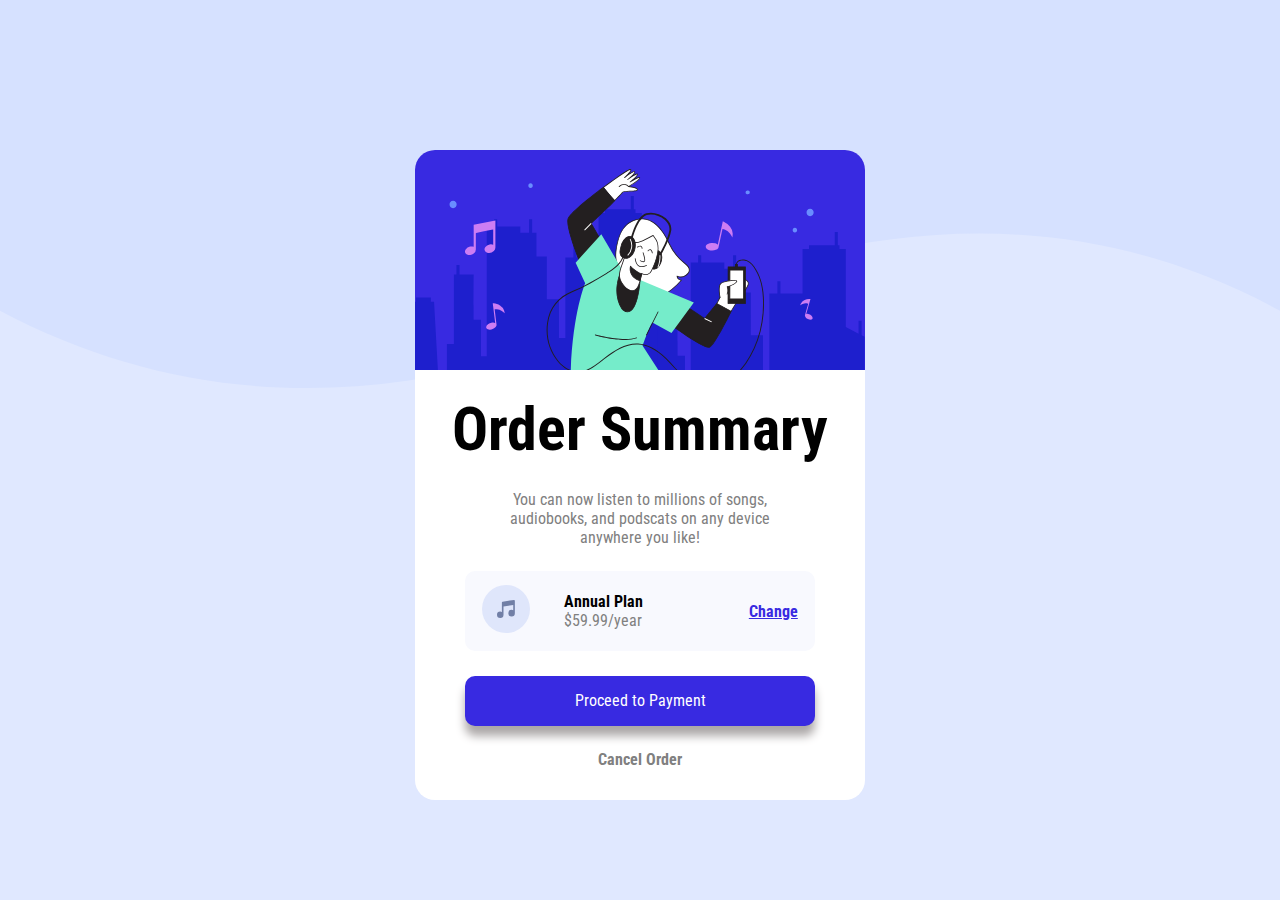
<file: OrderSummary/index.html>
<!DOCTYPE html>
<html lang="en">
<head>
    <meta charset="UTF-8">
    <link rel="preconnect" href="https://fonts.googleapis.com">
<link rel="preconnect" href="https://fonts.gstatic.com" crossorigin>
<link href="https://fonts.googleapis.com/css2?family=Roboto+Condensed:ital,wght@0,300;0,400;0,700;1,300;1,400;1,700&display=swap" rel="stylesheet">
    <meta http-equiv="X-UA-Compatible" content="IE=edge">
    <meta name="viewport" content="width=device-width, initial-scale=1.0">
    <link rel="stylesheet" href="css/styles.css">
    <title>Document</title>
</head>
<body>
    <main>
        <section class="card__container">
            <article class="card__container-hero"></article>
            <article class="card__container-hero-order"><h1>Order Summary</h1></article>
            <article class="card__container-text">You can now listen to millions of songs, audiobooks, and podscats on any device anywhere you like!</article>
            <article class="card__container-plan">
                <div><img src="./ContenidoRequerido/icon-music.svg" alt=""></div>
                <div class="card__container_anual">
                    <div class="card__container_anual-text">Annual Plan</div>
                    <div class="card__container_anual-price">$59.99/year</div>
                </div>
                <div><a  class="card__container-change" href="">Change</a></div>
            </article>
            <a href="" class="card__container--to_Pay">Proceed to Payment</a>
            <a href="" class="card__container--cancel">Cancel Order</a>
        </section>
    </main>
</body>
</html>
</file>
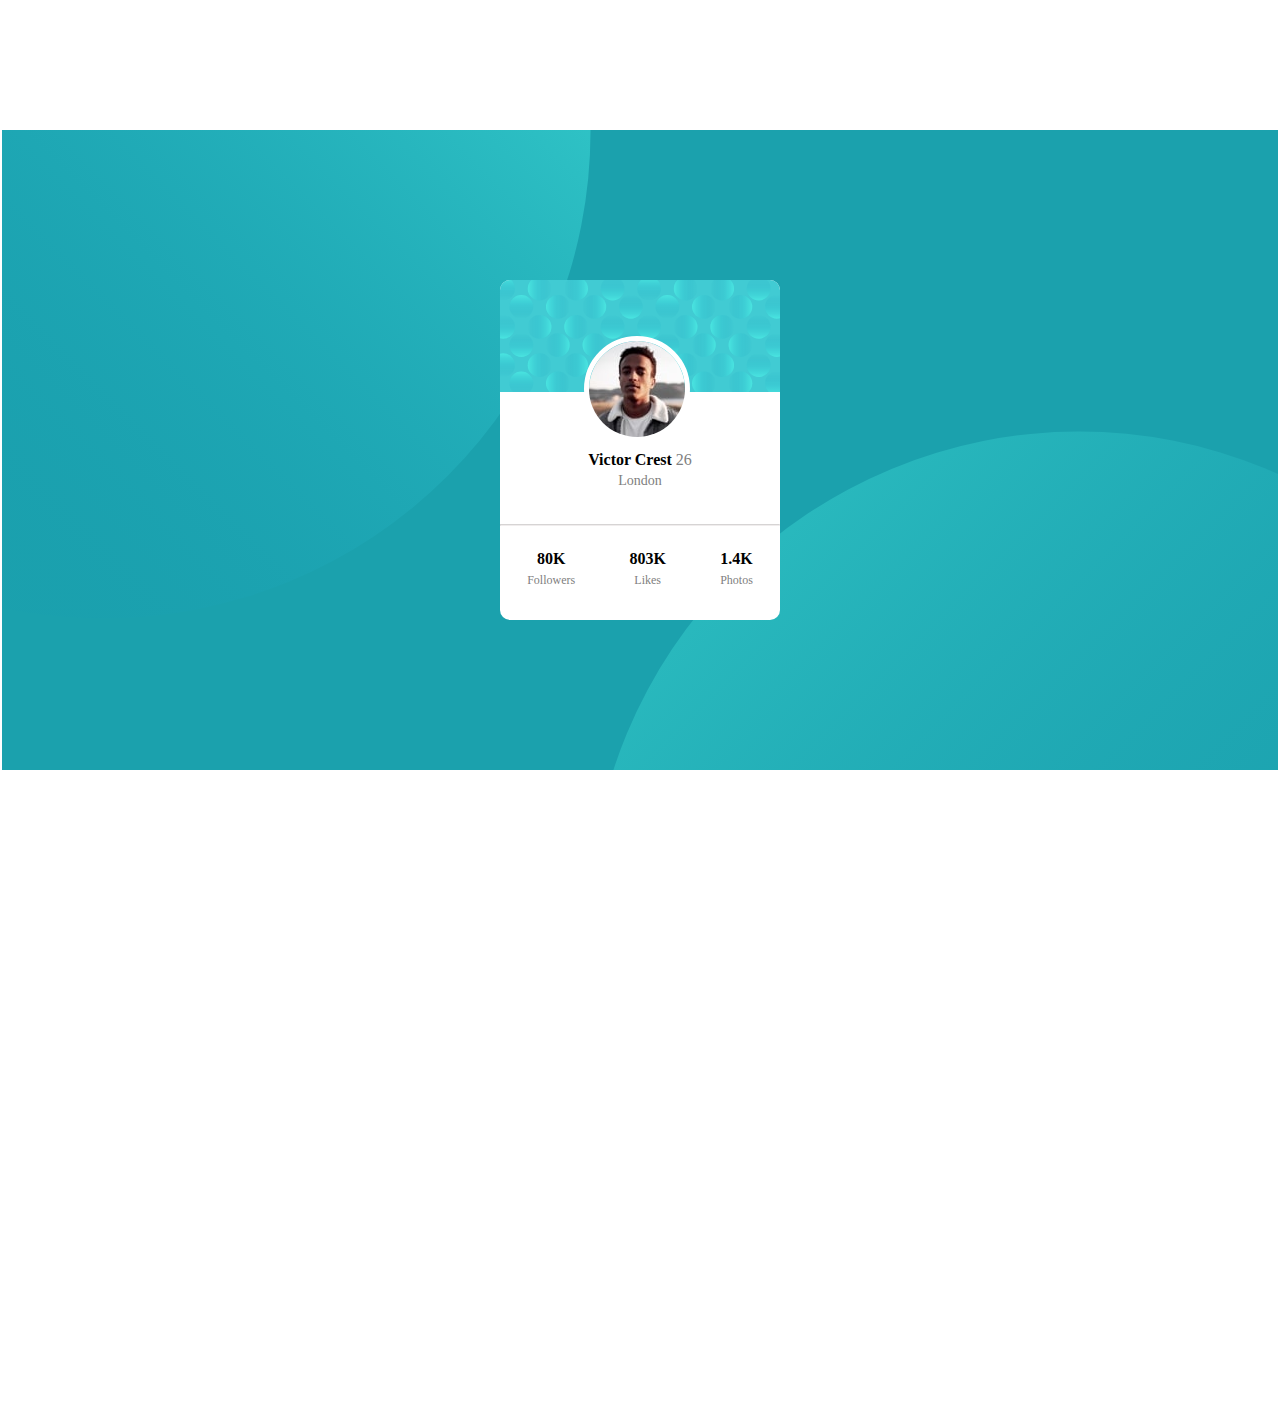
<file: profileCard/index.html>
<!DOCTYPE html>
<html lang="en">
<head>
    <meta charset="UTF-8">
    <meta http-equiv="X-UA-Compatible" content="IE=edge">
    <meta name="viewport" content="width=device-width, initial-scale=1.0">
    <link rel="stylesheet" href="./css/styles.css">
    <title>Document</title>
</head>
<body>
    <main class="container">
        <img class="img_patter img_patter_top" src="./img/bg-pattern-top.svg" alt=""><img class="img_patter img_patter_bottom" src="./img/bg-pattern-bottom.svg" alt="">
        <section class="card__container">
            <article class="card__container_bg_pattern"><img src="./img/bg-pattern-card.svg" alt=""></article>
            <article class="card__container_photo"><img src="./img/image-victor.jpg" alt=""></article>
            <article class="card__container-name"><span class="card__container-name--name">Victor Crest </span><span class="card__container-name--age">26</span></article>
            <article class="card__container-country">London</article>
            <hr class="card__container-barra">
            <article class="card__container--social">
                <div class="card__container--social_part">
                    <div class="card__container--social_part_number">80K</div>
                    <div class="card__container--social_part_text">Followers</div>
                </div>
                <div class="card__container--social_part" >
                    <div class="card__container--social_part_number">803K</div>
                    <div class="card__container--social_part_text">Likes</div>
                </div>
                <div class="card__container--social_part">
                    <div class="card__container--social_part_number">1.4K</div>
                    <div class="card__container--social_part_text">Photos</div>
                </div>
            </article>
        </section>
    </main>        
</body>
</html>
</file>
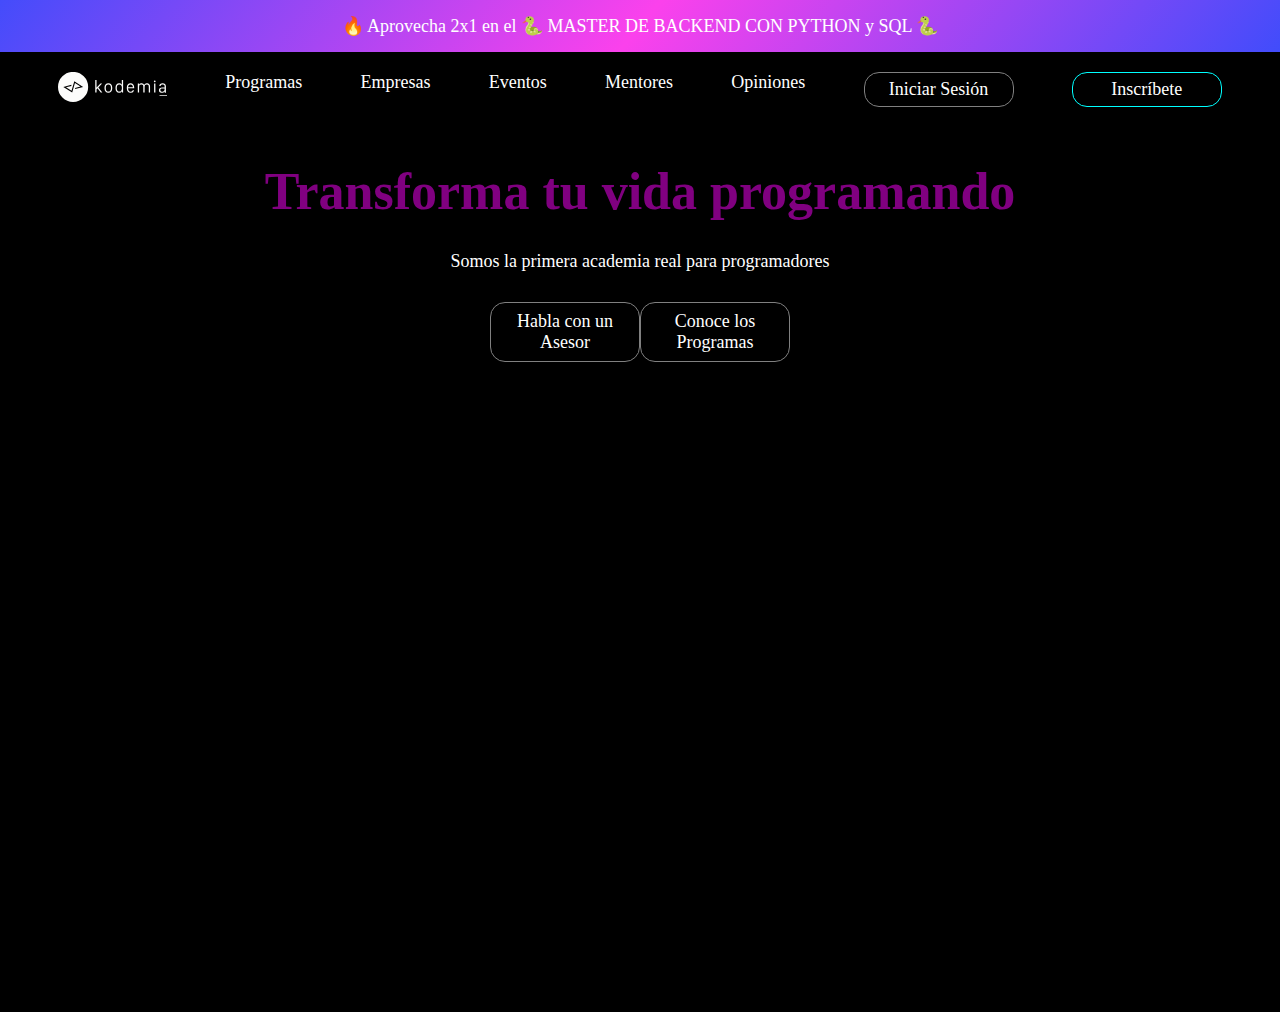
<file: repaso-sesion8/index.html>
<!DOCTYPE html>
<html lang="en">
<head>
    <meta charset="UTF-8">
    <meta http-equiv="X-UA-Compatible" content="IE=edge">
    <meta name="viewport" content="width=device-width, initial-scale=1.0">
    <link rel="stylesheet" href="./css/styles.css">
    <title>Codemia.mx</title>
</head>
<body>
    <div class="promo__container">🔥 Aprovecha 2x1 en el 🐍 MASTER DE BACKEND CON PYTHON y SQL 🐍</div>
    <header class="header__container">
        <nav class="nav__container">
            <ul class="menu__list">
                <img src="./media/kodemia-logo.svg" alt="" class="menu__logo">
                <li class="menu__item">Programas</li>
                <li class="menu__item">Empresas</li>
                <li class="menu__item">Eventos</li>
                <li class="menu__item">Mentores</li>
                <li class="menu__item">Opiniones</li>
                <li class="menu__item"><button class="menu__item-buttom">Iniciar Sesión</button></li>
                <li class="menu__item"><button class="menu__item-buttom menu__item-buttom--aqua">Inscríbete</button></li>
                <li class="menu__item menu__item-button-burger">H</li>
            </ul>
        </nav>
    </header>
    <main class="main__container">
        <section class="landing__container">
            <div class="landind__title">Transforma tu vida programando</div>
            <div class="landing__support-text">Somos la primera academia real para programadores</div>
            <div class="landing__buttons"><button class="landing__button-item">Habla con un Asesor</button><button class="landing__button-item">Conoce los Programas</button></div>
        </section>
    </main>
</body>
</html>
</file>
<file: OrderSummary/css/styles.css>
*{
    box-sizing: border-box;
    padding: 0;
    margin: 0;
    font-family: 'Roboto Condensed', sans-serif;

}
body{
    background-color: #E0E8FF;
    background-image: url("../ContenidoRequerido/pattern-background-desktop.svg");
    background-repeat: no-repeat;
    background-size:contain;
    display: flex;
    justify-content: center;
    justify-items: center;
}
.card__container{
    margin-top: 150px;
    background-color: #fff;
    width: 450px;
    border-radius: 20px;
    height: 650px;
    display: flex;
    flex-direction: column;
    justify-content: space-between;
    align-items: center;
}
.card__container .card__container-hero{
    background-image: url("../ContenidoRequerido/illustration-hero.svg");
    background-size: cover;
    background-color: red;
    height: 220px;
    width: 450px;
    border-radius: 20px 20px     0 0;
}
.card__container .card__container-hero-order{
    font-size: 30px;
    font-weight: bold;
}

.card__container .card__container-text{
    padding: 0 80px;
    text-align: center;
    color: gray;
}
.card__container .card__container-plan{
    border-radius: 10px;
    width: 350px;
    height: 80px;
    background-color: #F8F9FE;
    display: flex;
    flex-direction: row;
    flex-wrap: wrap;
    justify-content:space-around;
    align-items: center;

}
.card__container .card__container_anual{
    width: 150px;
    text-align: left;
}
.card__container .card__container_anual .card__container_anual-text{
    font-weight: bold;
}
.card__container .card__container_anual .card__container_anual-price{
    color: gray;
}



.card__container .card__container-plan .card__container-change{
    font-weight: bold;
    color: #382AE1;
}
.card__container .card__container-plan .card__container-change:hover{
    color: #766CF1;
    text-decoration: none;
}



.card__container .card__container--to_Pay{
    width: 350px;
    height: 50px;
    border-radius: 10px;
    background-color:#382AE1 ;
    color: white;
    display: flex;
    justify-content: center;
    align-items: center;
    box-shadow: 0 10px 10px rgb(172, 168, 168);
    text-decoration: none;
}
.card__container .card__container--to_Pay:hover{
    background-color: #766CF1;
}

.card__container .card__container--cancel{
    text-decoration: none;
    color: gray;
    height: 50px;
    font-weight: bold;
}
.card__container .card__container--cancel:hover{
    text-decoration: none;
    color: #000;
    height: 50px;
}
</file>
<file: profileCard/css/styles.css>
*{
    box-sizing: border-box;
    padding: 0;
    margin: 0;
}
body{
    
    width: 100vw;
    height: 100vh;
    display: flex;
    justify-content: center;
    align-items: center;
    overflow: hidden;
}
.container{
    position: relative;
    width: 1276px;
    height: 640px;
    background-color: #1BA1AD;
    display: flex;
    justify-content: center;
    align-items: center;
}
.img_patter{
    position: absolute;

}
/*978*978*/
.img_patter_top{
    left: -389px;
    top: -489px;
    clip-path: inset(489px 0px 0px 389px );
    
}
.img_patter_bottom{
    right: -289px;
    bottom: -639px;
    clip-path: inset(0px 289px 639px 0px );
}
.card__container{
    z-index: 10;
    width: 280px;
    height: 340px;
    background-color: #FFF;
    border-radius: 10px;
    display: flex;
    flex-direction: column;
    align-items: center;
    justify-content: space-between;
    position: relative;
    
}
.card__container .card__container_bg_pattern img
{
    width: 280px;
    border-radius: 10px 10px 0 0; 
}
.card__container .card__container_photo{
    position: absolute;
    top: 56px;   
    left: 30%;

}
.card__container .card__container_photo img{
    border-radius: 50%;
    border: 5px solid #fff; 
    

}
.card__container .card__container-name{
    padding-top: 10px;
}

.card__container .card__container-name .card__container-name--name{
    font-weight: bold;
}
.card__container .card__container-name .card__container-name--age{
    color: gray;
}

.card__container .card__container-country {
    font-size: 14px;
    color: gray;
    margin-top: -40px;
}
.card__container .card__container-barra{
    width: 100%;
    border-color: rgb(206, 197, 197);
    opacity: 0.3;
    margin-top: -10px;
}

.card__container .card__container--social{
    width: 100%;
    height: 50px;
    display: flex;
    flex-direction: row;
    justify-content: space-around;
    align-items: flex-start;
}

.card__container .card__container--social .card__container--social_part{
    text-align: center;
    margin-top: -20px;
}
.card__container .card__container--social .card__container--social_part .card__container--social_part_number{
    font-weight: bold;
}
.card__container .card__container--social .card__container--social_part .card__container--social_part_text{
    padding-top: 5px;
    color: gray;
    font-size: 12px;
}
@media only screen and (max-width:480px){
    .img_patter_top{
        left: -740px;
        top: -589px;
        clip-path: inset(589px 0px 0px 740px );
        
    }
    .img_patter_bottom{
        right: -610px;
        bottom: -639px;
        clip-path: inset(0px 610px 639px 0px );
    }
}
</file>
<file: repaso-sesion8/css/styles.css>
* {
  box-sizing: border-box;
  margin: 0;
  padding: 0;
  font-family: "Roboto", "sans-serif";
  font-size: 18px;
}

.promo__container {
  background: rgb(65, 76, 251);
  background: linear-gradient(310deg, rgb(65, 76, 251) 0%, rgb(251, 65, 236) 50%, rgb(68, 76, 251) 100%);
  text-align: center;
  color: white;
  padding: 15px 0;
}

.header__container {
  background-color: black;
  color: white;
  height: 60px;
}
.header__container .nav__container {
  padding-top: 20px;
}
.header__container .menu__list {
  display: flex;
  justify-content: space-evenly;
  align-content: center;
  list-style: none;
}
.header__container .menu__list .menu__logo {
  height: 30px;
}
.header__container .menu__list .menu__item:hover {
  color: aqua;
}
.header__container .menu__list .menu__item .menu__item-buttom {
  width: 150px;
  height: 35px;
  padding: 5px;
  border: 1px solid gray;
  background-color: black;
  color: white;
  border-radius: 15px;
}
.header__container .menu__list .menu__item .menu__item-buttom--aqua {
  border: 1px solid aqua;
}
.header__container .menu__list .menu__item-button-burger {
  display: none;
}

.main__container {
  background-color: black;
  height: 100vh;
  color: white;
}
.main__container .landing__container {
  height: 300px;
  display: flex;
  flex-direction: column;
  justify-content: center;
  align-items: center;
}
.main__container .landing__container > * {
  margin: 15px;
}
.main__container .landing__container .landind__title {
  font-size: 52px;
  font-weight: bold;
  color: purple;
}
.main__container .landing__container .landing__buttons .landing__button-item {
  width: 150px;
  height: 60px;
  padding: 5px;
  border: 1px solid gray;
  background-color: black;
  color: white;
  border-radius: 15px;
}

@media only screen and (max-width: 768px) {
  .menu__item {
    display: none;
  }
  .header__container .menu__list .menu__item-button-burger {
    display: block;
  }
}/*# sourceMappingURL=styles.css.map */
</file>
